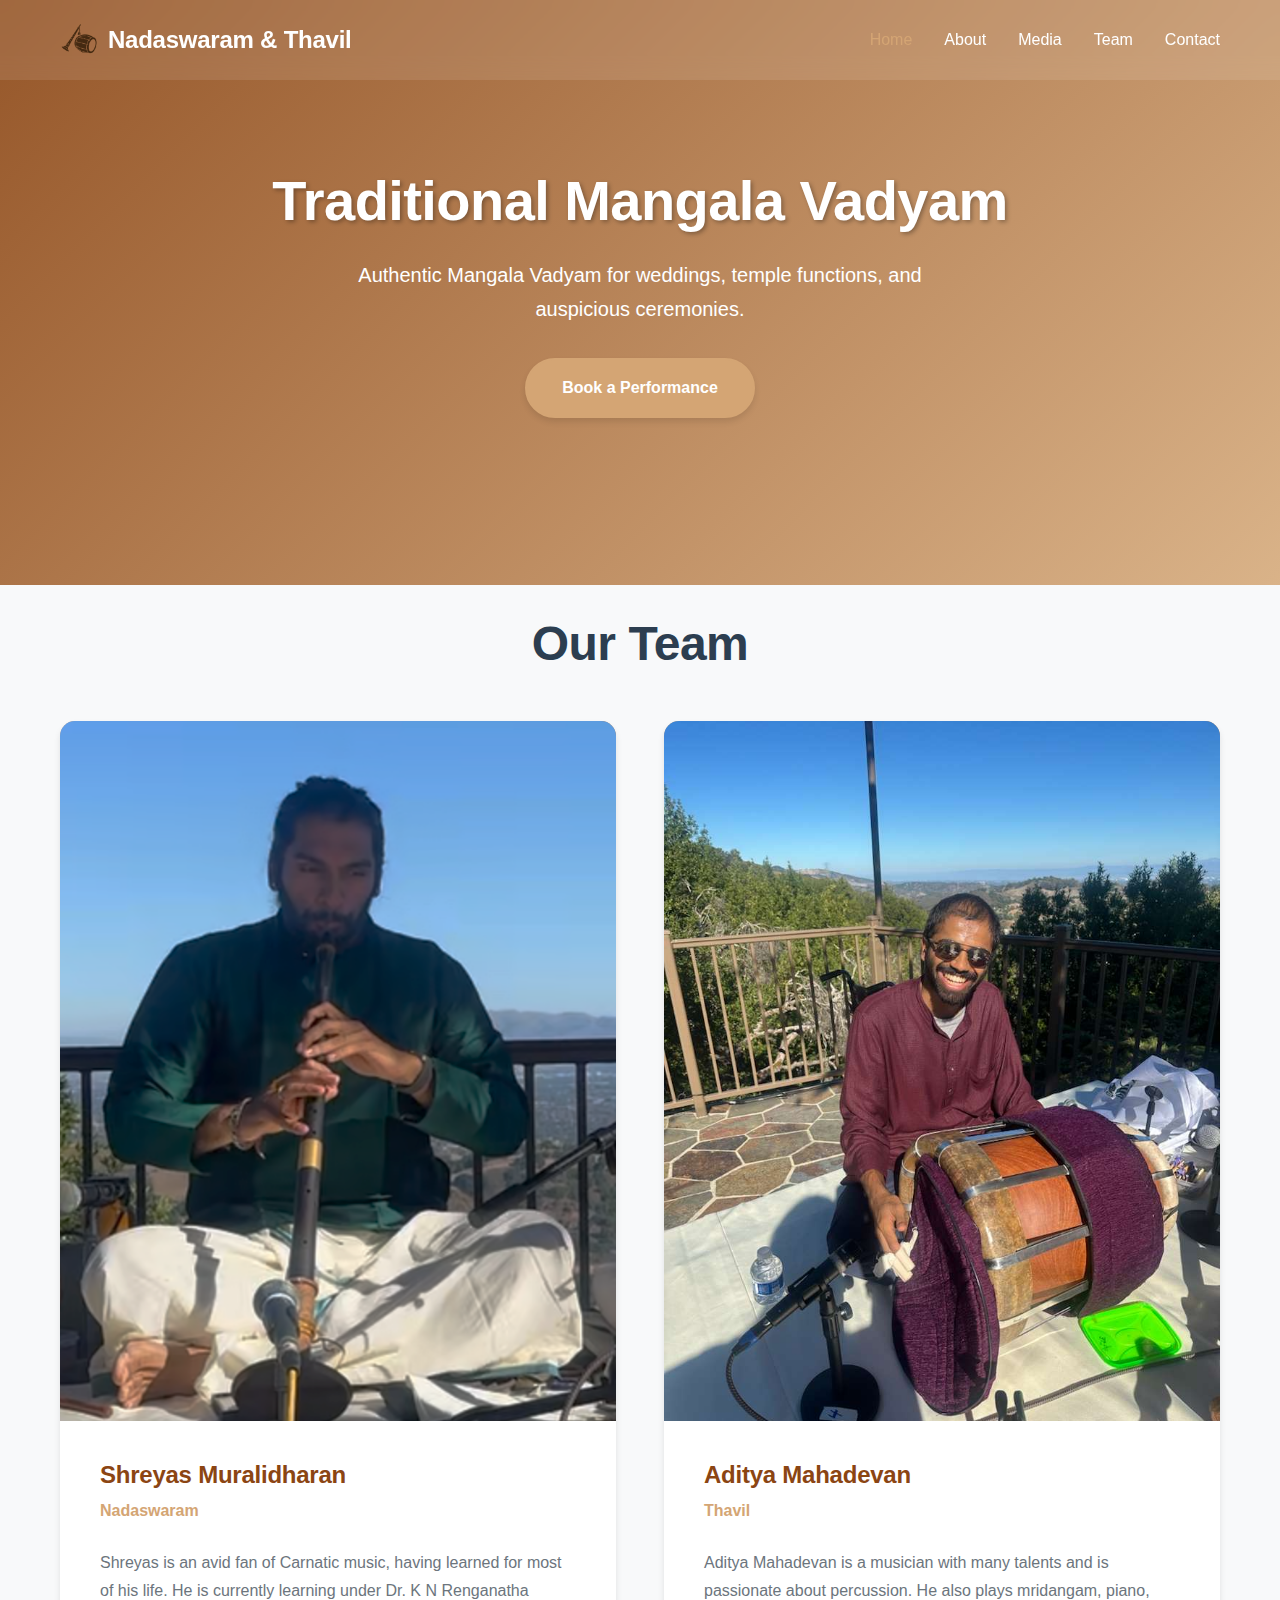
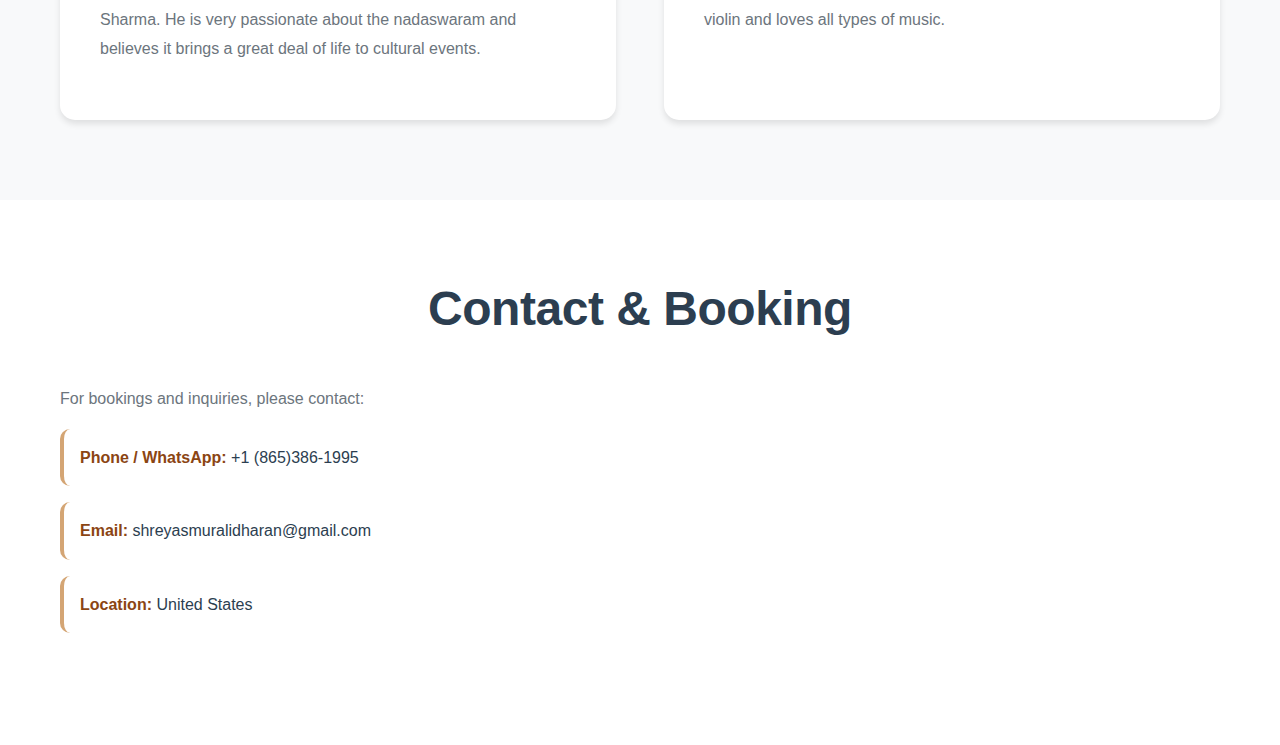
<file: index.html>
<!DOCTYPE html>
<html lang="en">
<head>
  <meta charset="UTF-8" />
  <title>Nadaswaram & Thavil for Weddings | NadaswaramThavil.com</title>
  <meta name="viewport" content="width=device-width, initial-scale=1" />
  <meta name="description" content="Traditional Nadaswaram and Thavil music for South Indian weddings, temple functions, and auspicious ceremonies." />

  <!-- Open Graph / social sharing thumbnail -->
  <meta property="og:title" content="Nadaswaram & Thavil for Weddings" />
  <meta property="og:description" content="Authentic Mangala Vadyam for weddings, temple functions, and auspicious ceremonies." />
  <meta property="og:image" content="images/Logo.png" />
  <meta property="og:type" content="website" />

  <meta name="twitter:card" content="summary_large_image" />
  <meta name="twitter:title" content="Nadaswaram & Thavil for Weddings" />
  <meta name="twitter:description" content="Authentic Mangala Vadyam for weddings, temple functions, and auspicious ceremonies." />
  <meta name="twitter:image" content="images/Logo.png" />

  <link rel="stylesheet" href="styles.css" />
</head>
<body>
  <header class="hero" id="home">
    <div class="hero-overlay">
      <nav class="navbar">
        <div class="container">
          <div class="logo">
            <div class="logo-inner">
              <img src="images/Logo.png" alt="Nadaswaram & Thavil logo" />
              <span>Nadaswaram & Thavil</span>
            </div>
          </div>
          <div class="nav-links">
            <a href="index.html" class="active">Home</a>
            <a href="about.html">About</a>
            <a href="media.html">Media</a>
            <a href="#team">Team</a>
            <a href="#contact">Contact</a>
          </div>
          <div class="mobile-menu-toggle">
            <span></span>
            <span></span>
            <span></span>
          </div>
        </div>
      </nav>
      <div class="hero-content">
        <h1>Traditional Mangala Vadyam</h1>
        <p>Authentic Mangala Vadyam for weddings, temple functions, and auspicious ceremonies.</p>
        <a href="#contact" class="btn-primary">Book a Performance</a>
      </div>
    </div>
  </header>

  <main>
    <section id="team" class="section section-alt">
      <div class="container">
        <h2>Our Team</h2>
        
        <div class="team-grid">
          <div class="team-member">
            <div class="member-photo">
              <img src="images/shreyasprofile.png" alt="Aditya Mahadevan" style="width: 100%; height: 100%; object-fit: cover; object-position: 50% 10%;" />
            </div>
            <div class="member-info">
              <h3>Shreyas Muralidharan</h3>
              <p class="member-title"> Nadaswaram </p>
              <p class="member-bio">
                Shreyas is an avid fan of Carnatic music, having learned for most of his life. 
                He is currently learning under Dr. K N Renganatha Sharma. He is very passionate about the nadaswaram and believes it brings a great deal of life to cultural events.
                
              </p>
            </div>
          </div>
          
          <div class="team-member">
            <div class="member-photo">
              <img src="images/adityaprofile.JPG" alt="Aditya Mahadevan" style="width: 100%; height: 100%; object-fit: cover; object-position: 50% 35%;" />
            </div>
            <div class="member-info">
              <h3>Aditya Mahadevan</h3>
              <p class="member-title">Thavil</p>
              <p class="member-bio">
                Aditya Mahadevan is a musician with many talents and is passionate about percussion. 
                He also plays mridangam, piano, violin and loves all types of music. 
              </p>
            </div>
          </div>
        </div>
      </div>
    </section>

    <section id="contact" class="section">
      <div class="container">
        <h2>Contact & Booking</h2>
        <p>For bookings and inquiries, please contact:</p>
        <ul class="contact-list">
          <li><strong>Phone / WhatsApp:</strong> <span>+1 (865)386-1995</span></li>
          <li><strong>Email:</strong> <span>shreyasmuralidharan@gmail.com</span></li>
          <li><strong>Location:</strong> United States</li>
        </ul>
      </div>
    </section>
  </main>



  <script>
    // Set current year (only if footer span exists)
    const yearSpan = document.getElementById("year");
    if (yearSpan) {
      yearSpan.textContent = new Date().getFullYear();
    }

    // Navbar scroll effect
    window.addEventListener('scroll', function() {
      const navbar = document.querySelector('.navbar');
      if (window.scrollY > 50) {
        navbar.classList.add('scrolled');
      } else {
        navbar.classList.remove('scrolled');
      }
    });

    // Mobile menu toggle
    const mobileMenuToggle = document.querySelector('.mobile-menu-toggle');
    const navLinks = document.querySelector('.nav-links');

    mobileMenuToggle.addEventListener('click', function() {
      navLinks.classList.toggle('active');
      mobileMenuToggle.classList.toggle('active');
    });

    // Close mobile menu when clicking on a link
    document.querySelectorAll('.nav-links a').forEach(link => {
      link.addEventListener('click', () => {
        navLinks.classList.remove('active');
        mobileMenuToggle.classList.remove('active');
      });
    });

    // Smooth scrolling for navigation links
    document.querySelectorAll('a[href^="#"]').forEach(anchor => {
      anchor.addEventListener('click', function (e) {
        e.preventDefault();
        const target = document.querySelector(this.getAttribute('href'));
        if (target) {
          target.scrollIntoView({
            behavior: 'smooth',
            block: 'start'
          });
        }
      });
    });

    // Form validation and submission feedback (only if a form exists)
    const contactForm = document.querySelector('.contact-form');
    if (contactForm) {
      const submitButton = contactForm.querySelector('button');
      
      // Enable/disable submit button based on form completion
      const formInputs = contactForm.querySelectorAll('input, textarea');
      formInputs.forEach(input => {
        input.addEventListener('input', function() {
          const name = document.querySelector('input[type="text"]').value.trim();
          const email = document.querySelector('input[type="email"]').value.trim();
          const message = document.querySelector('textarea').value.trim();
          
          if (name && email && message) {
            submitButton.disabled = false;
            submitButton.textContent = 'Send Message';
            submitButton.style.cursor = 'pointer';
          } else {
            submitButton.disabled = true;
            submitButton.textContent = 'Please fill all fields';
            submitButton.style.cursor = 'not-allowed';
          }
        });
      });

      // Handle form submission
      contactForm.addEventListener('submit', function(e) {
        e.preventDefault();
        
        // Show success message
        submitButton.textContent = 'Message sent successfully!';
        submitButton.style.backgroundColor = '#28a745';
        
        // Reset form after 3 seconds
        setTimeout(() => {
          contactForm.reset();
          submitButton.disabled = true;
          submitButton.textContent = 'Submit (static form — hook up later)';
          submitButton.style.backgroundColor = '';
        }, 3000);
      });
    }
  </script>
</body>
</html>
</file>
<file: styles.css>
/* CSS Variables */
:root {
  --primary-color: #d4a574;
  --secondary-color: #8b4513;
  --accent-color: #ff6b35;
  --text-dark: #2c3e50;
  --text-light: #6c757d;
  --bg-light: #f8f9fa;
  --bg-white: #ffffff;
  --border-color: #e9ecef;
  --shadow-sm: 0 2px 4px rgba(0, 0, 0, 0.1);
  --shadow-md: 0 4px 6px rgba(0, 0, 0, 0.1);
  --shadow-lg: 0 10px 25px rgba(0, 0, 0, 0.1);
  --transition: all 0.3s cubic-bezier(0.4, 0, 0.2, 1);
}

/* Global Styles */
* {
  margin: 0;
  padding: 0;
  box-sizing: border-box;
}

html {
  scroll-behavior: smooth;
}

body {
  font-family: 'Gill Sans', 'Gill Sans MT', Calibri, 'Trebuchet MS', sans-serif;
  line-height: 1.6;
  color: var(--text-dark);
  background: linear-gradient(135deg, #faf7f2 0%, #f5f0e6 50%, #ede7d6 100%);
  background-attachment: fixed;
}

.container {
  max-width: 1200px;
  margin: 0 auto;
  padding: 0 20px;
}

/* Typography */
h1, h2, h3 {
  font-family: 'Gill Sans', 'Gill Sans MT', Calibri, 'Trebuchet MS', sans-serif;
  font-weight: 600;
  line-height: 1.2;
  margin-bottom: 1rem;
  letter-spacing: -0.01em;
}

h1 {
  font-size: 3.5rem;
  color: var(--bg-white);
  font-weight: 700;
}

h2 {
  font-size: 3rem;
  color: var(--text-dark);
  text-align: center;
  margin-bottom: 3rem;
  font-weight: 600;
}

h3 {
  font-size: 1.5rem;
  color: var(--secondary-color);
  font-weight: 600;
}

p {
  margin-bottom: 1rem;
  color: var(--text-light);
  font-family: 'Gill Sans', 'Gill Sans MT', Calibri, 'Trebuchet MS', sans-serif;
  font-weight: 400;
  line-height: 1.7;
}

/* Hero Section */
.hero {
  height: 65vh;
  min-height: 420px;
  background: linear-gradient(135deg, rgba(139, 69, 19, 0.9), rgba(212, 165, 116, 0.8)),
              url('https://images.unsplash.com/photo-1578662996442-48f60103fc96?ixlib=rb-4.0.3&ixid=M3wxMjA3fDB8MHxwaG90by1wYWdlfHx8fGVufDB8fHx8fA%3D%3D&auto=format&fit=crop&w=2070&q=80') center/cover;
  display: flex;
  align-items: center;
  position: relative;
}

.hero-overlay {
  width: 100%;
  height: 100%;
  display: flex;
  flex-direction: column;
}

/* Navigation */
.navbar {
  position: absolute;
  top: 0;
  left: 0;
  right: 0;
  padding: 20px 0;
  z-index: 1000;
  background: rgba(255, 255, 255, 0.1);
  backdrop-filter: blur(10px);
  transition: var(--transition);
}

.navbar.scrolled {
  background: rgba(255, 255, 255, 0.95);
  box-shadow: var(--shadow-md);
  padding: 15px 0;
}

.navbar .container {
  display: flex;
  justify-content: space-between;
  align-items: center;
}

.logo {
  font-family: 'Gill Sans', 'Gill Sans MT', Calibri, 'Trebuchet MS', sans-serif;
  font-size: 1.5rem;
  font-weight: 700;
  color: var(--bg-white);
  transition: var(--transition);
  letter-spacing: -0.01em;
}

.logo-inner {
  display: flex;
  align-items: center;
  gap: 0.5rem;
}

.logo-inner img {
  height: 40px;
  width: auto;
  display: block;
}

.navbar.scrolled .logo {
  color: var(--secondary-color);
}

.nav-links {
  display: flex;
  gap: 2rem;
}

.nav-links a {
  text-decoration: none;
  color: var(--bg-white);
  font-weight: 500;
  transition: var(--transition);
  position: relative;
}

.nav-links a::after {
  content: '';
  position: absolute;
  bottom: -5px;
  left: 0;
  width: 0;
  height: 2px;
  background-color: var(--primary-color);
  transition: var(--transition);
}

.nav-links a:hover::after {
  width: 100%;
}

.navbar.scrolled .nav-links a {
  color: var(--text-dark);
}

.navbar.scrolled .nav-links a:hover {
  color: var(--secondary-color);
}

/* Hero Content */
.hero-content {
  flex: 1;
  display: flex;
  flex-direction: column;
  justify-content: center;
  align-items: center;
  text-align: center;
  padding: 2rem;
}

.hero-content h1 {
  margin-bottom: 1.5rem;
  text-shadow: 2px 2px 4px rgba(0, 0, 0, 0.3);
}

.hero-content p {
  font-size: 1.25rem;
  color: var(--bg-white);
  margin-bottom: 2rem;
  max-width: 600px;
}

/* Buttons */
.btn-primary {
  display: inline-block;
  padding: 15px 35px;
  background-color: var(--primary-color);
  color: var(--bg-white);
  text-decoration: none;
  border-radius: 50px;
  font-weight: 600;
  transition: var(--transition);
  box-shadow: var(--shadow-md);
  border: 2px solid var(--primary-color);
}

.btn-primary:hover {
  background-color: transparent;
  transform: translateY(-2px);
  box-shadow: var(--shadow-lg);
}

/* Sections */
.section {
  padding: 80px 0;
}

#media.section {
  padding-top: 30px;
  padding-bottom: 15px;
}

#team.section.section-alt {
  padding-top: 30px;
}

.section-alt {
  background-color: var(--bg-light);
}

/* Cards */
.cards {
  display: grid;
  grid-template-columns: repeat(auto-fit, minmax(300px, 1fr));
  gap: 2rem;
  margin-top: 3rem;
}

.card {
  background: var(--bg-white);
  padding: 2.5rem;
  border-radius: 15px;
  box-shadow: var(--shadow-md);
  transition: var(--transition);
  text-align: center;
}

.card:hover {
  transform: translateY(-10px);
  box-shadow: var(--shadow-lg);
}

.card h3 {
  margin-bottom: 1rem;
  color: var(--secondary-color);
}

.card p {
  color: var(--text-light);
  line-height: 1.8;
}

/* Instruments Section */
.instruments-grid {
  display: grid;
  grid-template-columns: repeat(auto-fit, minmax(400px, 1fr));
  gap: 2rem;
  margin-top: 3rem;
}

.instrument-card {
  background: var(--bg-white);
  padding: 2.5rem;
  border-radius: 15px;
  box-shadow: var(--shadow-md);
  transition: var(--transition);
  border-left: 4px solid var(--primary-color);
}

.instrument-card:hover {
  transform: translateY(-5px);
  box-shadow: var(--shadow-lg);
}

.instrument-card h3 {
  margin-bottom: 1.5rem;
  color: var(--secondary-color);
  font-size: 1.75rem;
}

.instrument-card p {
  line-height: 1.8;
  color: var(--text-light);
}

.instrument-card .video-container {
  position: relative;
  padding-bottom: 56.25%;
  height: 0;
  overflow: hidden;
  border-radius: 15px;
  box-shadow: var(--shadow-md);
}

.instrument-card .video-container iframe {
  position: absolute;
  top: 0;
  left: 0;
  width: 100%;
  height: 100%;
  border: none;
  border-radius: 15px;
}

/* YouTube Shorts - Vertical Video Styling */
.short-video {
  padding-bottom: 177.78%; /* 9:16 aspect ratio */
  max-width: 315px; /* Standard Shorts width */
  margin: 0 auto;
}

.short-video iframe {
  border-radius: 20px;
  box-shadow: 0 10px 30px rgba(0, 0, 0, 0.2);
}

/* Team Section */
.team-grid {
  display: grid;
  grid-template-columns: repeat(auto-fit, minmax(500px, 1fr));
  gap: 3rem;
  margin-top: 3rem;
}

.team-member {
  background: var(--bg-white);
  border-radius: 15px;
  overflow: hidden;
  box-shadow: var(--shadow-md);
  transition: var(--transition);
  display: flex;
  flex-direction: column;
}

.team-member:hover {
  transform: translateY(-10px);
  box-shadow: var(--shadow-lg);
}

.member-photo {
  background: linear-gradient(135deg, var(--primary-color), var(--secondary-color));
  height: 700px;
  display: flex;
  align-items: center;
  justify-content: center;
  position: relative;
}

.photo-placeholder {
  font-size: 4rem;
  color: var(--bg-white);
  opacity: 0.8;
}

.member-info {
  padding: 2.5rem;
  flex: 1;
}

.member-info h3 {
  margin-bottom: 0.5rem;
  color: var(--secondary-color);
  font-size: 1.5rem;
}

.member-title {
  color: var(--primary-color);
  font-weight: 600;
  margin-bottom: 1.5rem;
  font-family: 'Gill Sans', 'Gill Sans MT', Calibri, 'Trebuchet MS', sans-serif;
}

.member-bio {
  line-height: 1.8;
  color: var(--text-light);
}


/* Contact Section */
.contact-list {
  list-style: none;
  margin-bottom: 2rem;
}

.contact-list li {
  margin-bottom: 1rem;
  padding: 1rem;
  background: var(--bg-white);
  border-radius: 10px;
  border-left: 4px solid var(--primary-color);
}

.contact-list strong {
  color: var(--secondary-color);
}

/* Contact Form */
.contact-form {
  max-width: 600px;
  margin: 0 auto;
}

.form-row {
  margin-bottom: 1.5rem;
}

.form-row label {
  display: block;
  margin-bottom: 0.5rem;
  font-weight: 600;
  color: var(--text-dark);
}

.form-row input,
.form-row textarea {
  width: 100%;
  padding: 15px;
  border: 2px solid var(--border-color);
  border-radius: 10px;
  font-family: inherit;
  font-size: 1rem;
  transition: var(--transition);
}

.form-row input:focus,
.form-row textarea:focus {
  outline: none;
  border-color: var(--primary-color);
  box-shadow: 0 0 0 3px rgba(212, 165, 116, 0.1);
}

.contact-form button {
  width: 100%;
  padding: 15px;
  background-color: var(--primary-color);
  color: var(--bg-white);
  border: none;
  border-radius: 10px;
  font-size: 1.1rem;
  font-weight: 600;
  cursor: pointer;
  transition: var(--transition);
}
.media-grid {
  display: grid;
  grid-template-columns: repeat(3, 1fr);
  gap: 1.5rem;
  max-width: 1000px;
  margin: 0 auto;
}

/* Make each card stack title + video nicely */
.media-item {
  display: flex;
  flex-direction: column;
}

/* Small, subtle headers above each video */
.video-title {
  margin: 0 0 0.4rem;
  font-size: 0.95rem;       /* smaller than normal section headings */
  font-weight: 600;
  letter-spacing: 0.02em;
  text-align: center;
  color: var(--text-light); /* or a hex like #666 if you prefer */
}

/* Ensure the video keeps its shape */
.video-container iframe {
  width: 100%;
  aspect-ratio: 16 / 9;     /* keeps nice proportions */
  border-radius: 8px;       /* optional: makes it feel more modern */
}

.photo-grid {
  display: grid;
  grid-template-columns: repeat(auto-fit, minmax(260px, 1fr));
  gap: 1.5rem;
  margin-top: 2rem;
}

.photo-item {
  background: var(--bg-white);
  border-radius: 15px;
  box-shadow: var(--shadow-md);
  overflow: hidden;
}

.photo-item img {
  width: 100%;
  display: block;
  height: 260px;       /* consistent card height */
  object-fit: cover;   /* fill card, minimal but acceptable cropping */
}

.photo-item img {
  cursor: pointer;
  transition: transform 0.25s ease, box-shadow 0.25s ease;
}

.photo-item img:hover {
  transform: scale(1.02);
  box-shadow: var(--shadow-lg);
}

.lightbox-overlay {
  position: fixed;
  inset: 0;
  background: rgba(0, 0, 0, 0.8);
  display: flex;
  align-items: center;
  justify-content: center;
  z-index: 2000;
}

.lightbox-overlay.hidden {
  display: none;
}

.lightbox-image-wrapper {
  max-width: 90vw;
  max-height: 90vh;
}

.lightbox-image-wrapper img {
  width: 100%;
  height: auto;
  display: block;
  border-radius: 12px;
  box-shadow: var(--shadow-lg);
}

.short-video iframe {
  aspect-ratio: 9 / 16;
}


.contact-form button:hover:not(:disabled) {
  background-color: var(--secondary-color);
  transform: translateY(-2px);
}

.contact-form button:disabled {
  background-color: var(--border-color);
  cursor: not-allowed;
}

.note {
  text-align: center;
  margin-top: 1rem;
  font-size: 0.9rem;
  color: var(--text-light);
  font-style: italic;
}

/* Footer */
.footer {
  background-color: var(--text-dark);
  color: var(--bg-light);
  padding: 2rem 0;
  text-align: center;
}

/* Mobile Menu */
.mobile-menu-toggle {
  display: none;
  flex-direction: column;
  cursor: pointer;
}

.mobile-menu-toggle span {
  width: 25px;
  height: 3px;
  background-color: var(--bg-white);
  margin: 3px 0;
  transition: var(--transition);
}

.navbar.scrolled .mobile-menu-toggle span {
  background-color: var(--text-dark);
}

/* About Page Styles */
.about-page .hero {
  background: linear-gradient(135deg, rgba(139, 69, 19, 0.85), rgba(212, 165, 116, 0.75)),
              url('https://images.unsplash.com/photo-1555127226-18e657c63ee5?ixlib=rb-4.0.3&ixid=M3wxMjA3fDB8MHxwaG90by1wYWdlfHx8fGVufDB8fHx8fA%3D%3D&auto=format&fit=crop&w=2070&q=80') center/cover;
}

.about-hero {
  display: grid;
  grid-template-columns: 1fr 1fr;
  gap: 4rem;
  align-items: center;
  margin-bottom: 4rem;
}

.about-content h2 {
  text-align: left;
  margin-bottom: 2rem;
  font-size: 3rem;
}

.about-content p {
  font-size: 1.1rem;
  line-height: 1.8;
  margin-bottom: 1.5rem;
}

.about-images {
  display: flex;
  flex-direction: column;
  gap: 2rem;
}

.instrument-image {
  position: relative;
  border-radius: 15px;
  overflow: hidden;
  box-shadow: var(--shadow-lg);
  transition: var(--transition);
}

.instrument-image:hover {
  transform: translateY(-5px);
  box-shadow: 0 15px 35px rgba(0, 0, 0, 0.15);
}

.instrument-image img {
  width: 100%;
  height: 250px;
  object-fit: cover;
  display: block;
}

.image-caption {
  position: absolute;
  bottom: 0;
  left: 0;
  right: 0;
  background: linear-gradient(to top, rgba(0,0,0,0.8), transparent);
  color: var(--bg-white);
  padding: 1.5rem;
  margin: 0;
  font-family: 'Gill Sans', 'Gill Sans MT', Calibri, 'Trebuchet MS', sans-serif;
  font-size: 1.1rem;
  font-weight: 600;
  font-style: italic;
}

.instrument-card.detailed {
  padding: 3rem;
}

.instrument-card.detailed h3 {
  font-size: 2rem;
  margin-bottom: 2rem;
}

.instrument-card.detailed p {
  font-size: 1.05rem;
  line-height: 1.9;
  margin-bottom: 1.5rem;
}

.instrument-card.detailed p:last-child {
  margin-bottom: 0;
}

.philosophy-content {
  max-width: 800px;
  margin: 0 auto;
  text-align: center;
}

.philosophy-content p {
  font-size: 1.1rem;
  line-height: 1.9;
  margin-bottom: 2rem;
}

.nav-links a.active {
  color: var(--primary-color);
}

.navbar.scrolled .nav-links a.active {
  color: var(--primary-color);
}

/* Scrollbar themed to match site */
::-webkit-scrollbar {
  width: 10px;
}

::-webkit-scrollbar-track {
  background: #f3ebe0; /* light warm background close to page */
}

::-webkit-scrollbar-thumb {
  background: rgba(139, 69, 19, 0.4); /* based on var(--secondary-color) */
  border-radius: 999px;
  border: 2px solid #f3ebe0;
}

::-webkit-scrollbar-thumb:hover {
  background: rgba(212, 165, 116, 0.8); /* based on var(--primary-color) */
}

/* Firefox scrollbar */
* {
  scrollbar-width: thin;
  scrollbar-color: rgba(139, 69, 19, 0.5) #f3ebe0;
}

/* Responsive Design */
@media (max-width: 768px) {
  h1 {
    font-size: 2.5rem;
  }
  
  h2 {
    font-size: 2rem;
  }
  
  .hero {
    min-height: 500px;
  }
  
  .nav-links {
    display: none;
    position: absolute;
    top: 100%;
    left: 0;
    right: 0;
    background: rgba(255, 255, 255, 0.95);
    flex-direction: column;
    padding: 2rem;
    box-shadow: var(--shadow-md);
  }
  
  .nav-links.active {
    display: flex;
  }
  
  .nav-links a {
    color: var(--text-dark);
    padding: 1rem 0;
    border-bottom: 1px solid var(--border-color);
  }
  
  .mobile-menu-toggle {
    display: flex;
  }
  
  .mobile-menu-toggle.active span:nth-child(1) {
    transform: rotate(-45deg) translate(-5px, 6px);
  }
  
  .mobile-menu-toggle.active span:nth-child(2) {
    opacity: 0;
  }
  
  .mobile-menu-toggle.active span:nth-child(3) {
    transform: rotate(45deg) translate(-5px, -6px);
  }
  
  .cards {
    grid-template-columns: 1fr;
  }
  
  .instruments-grid {
    grid-template-columns: 1fr;
  }
  
  .team-grid {
    grid-template-columns: 1fr;
  }
  
  .about-hero {
    grid-template-columns: 1fr;
    gap: 2rem;
  }
  
  .about-content h2 {
    text-align: center;
  }
  
  .media-grid {
    grid-template-columns: 1fr;
  }
  
  .section {
    padding: 60px 0;
  }
}

@media (max-width: 480px) {
  .container {
    padding: 0 15px;
  }
  
  h1 {
    font-size: 2rem;
  }
  
  h2 {
    font-size: 1.75rem;
  }
  
  .hero-content p {
    font-size: 1rem;
  }
  
  .card {
    padding: 2rem;
  }
}
</file>
